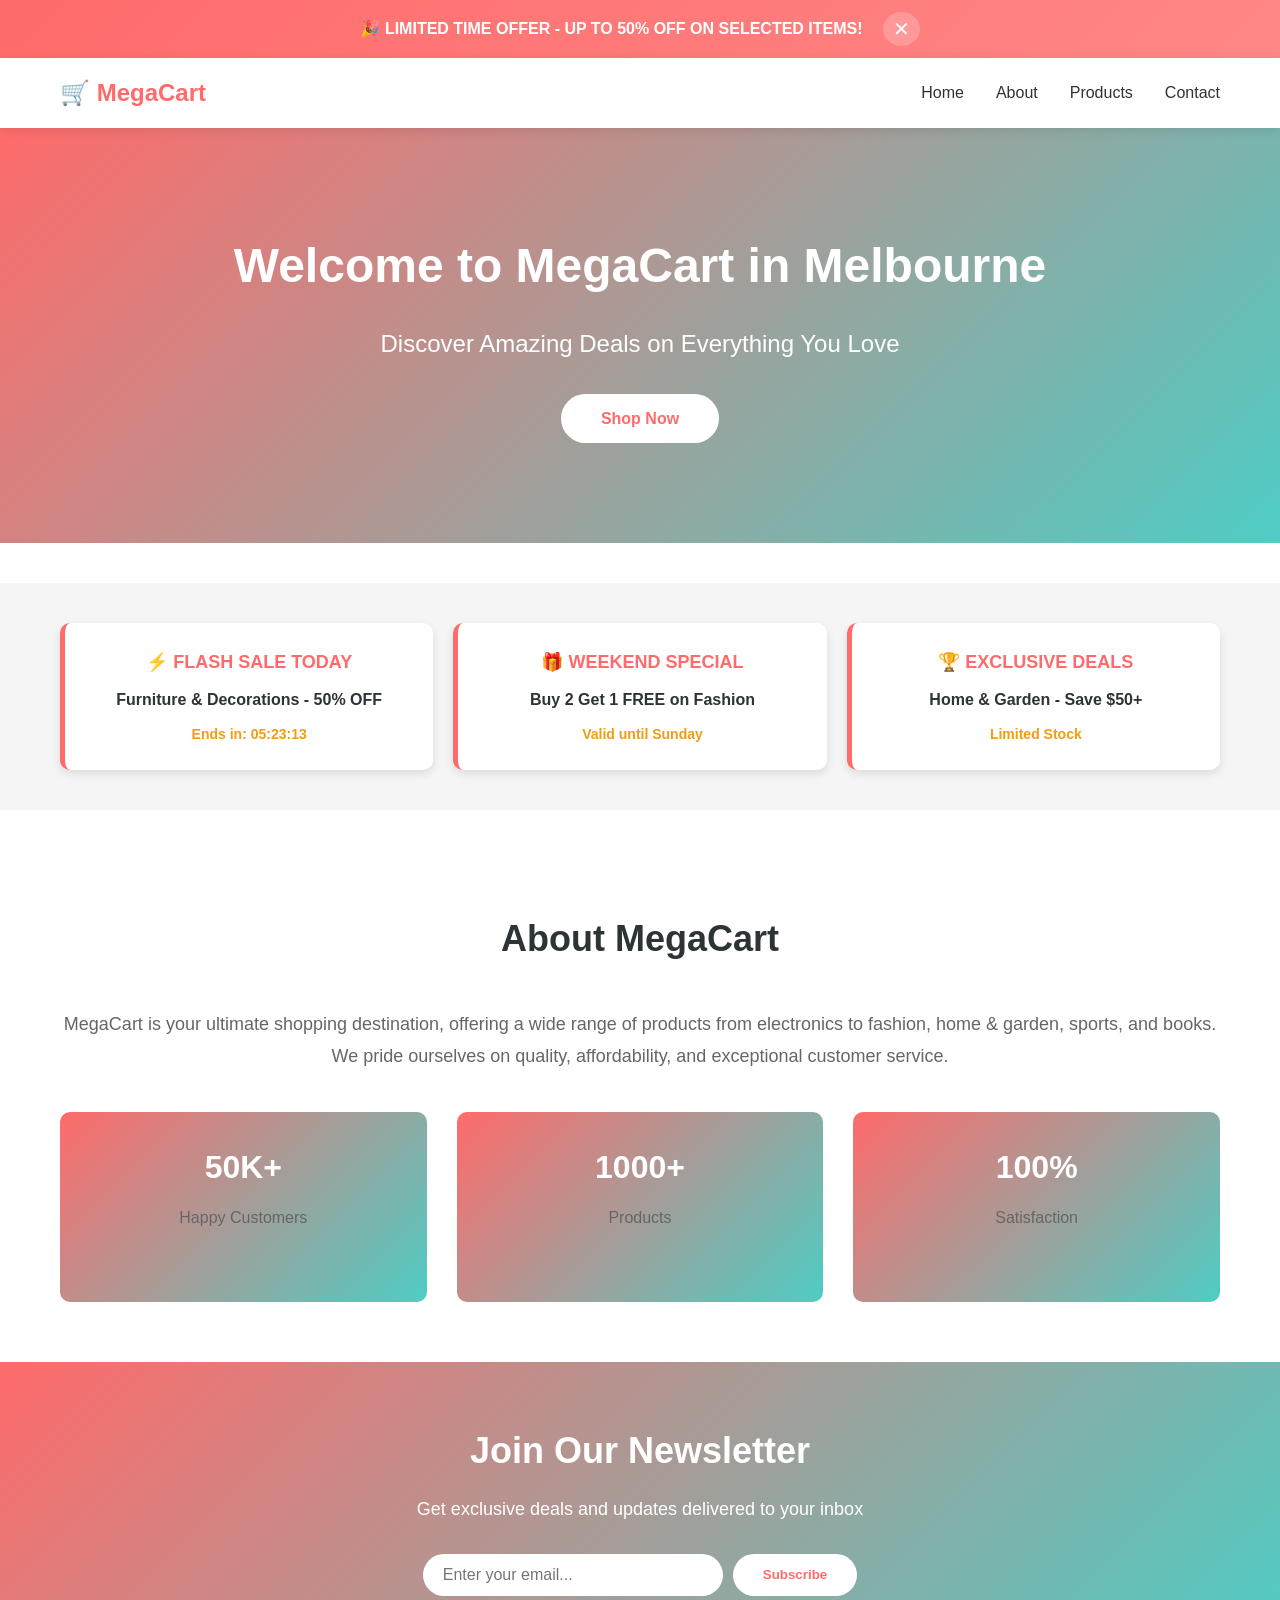
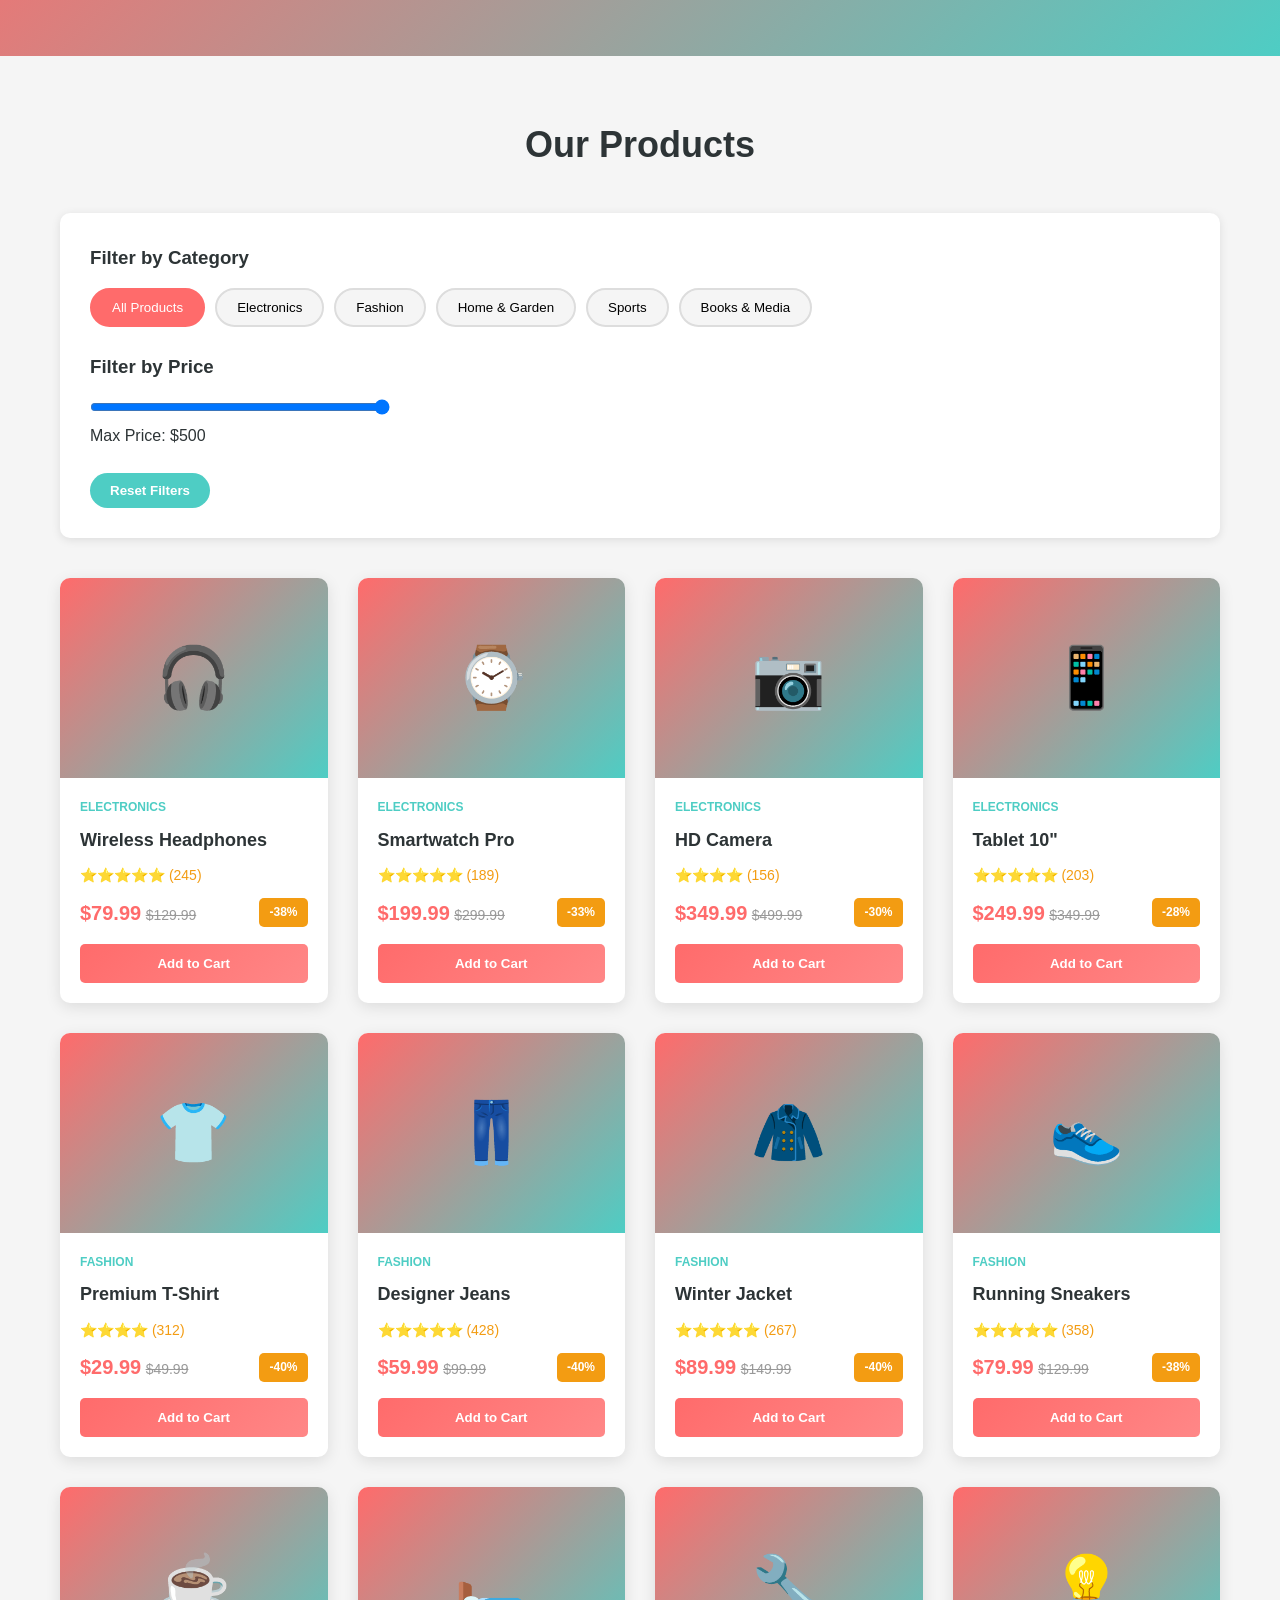
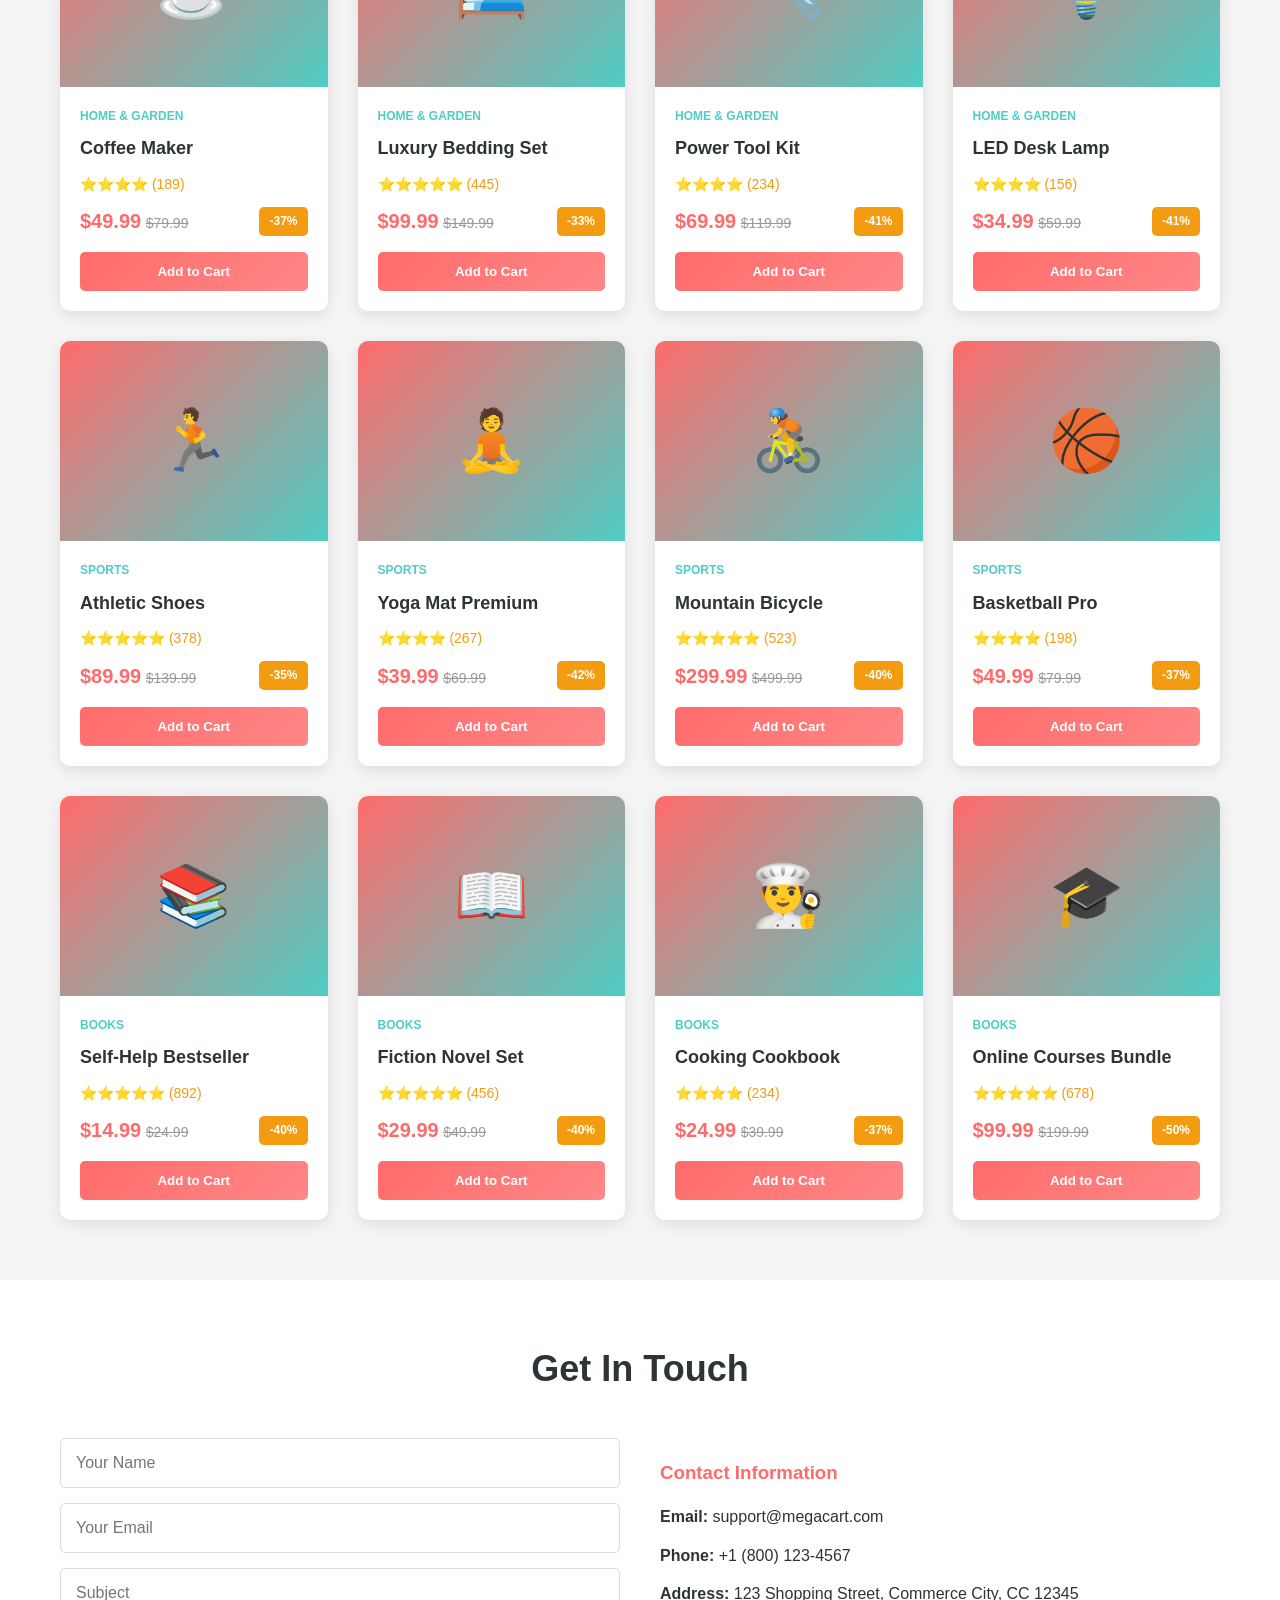
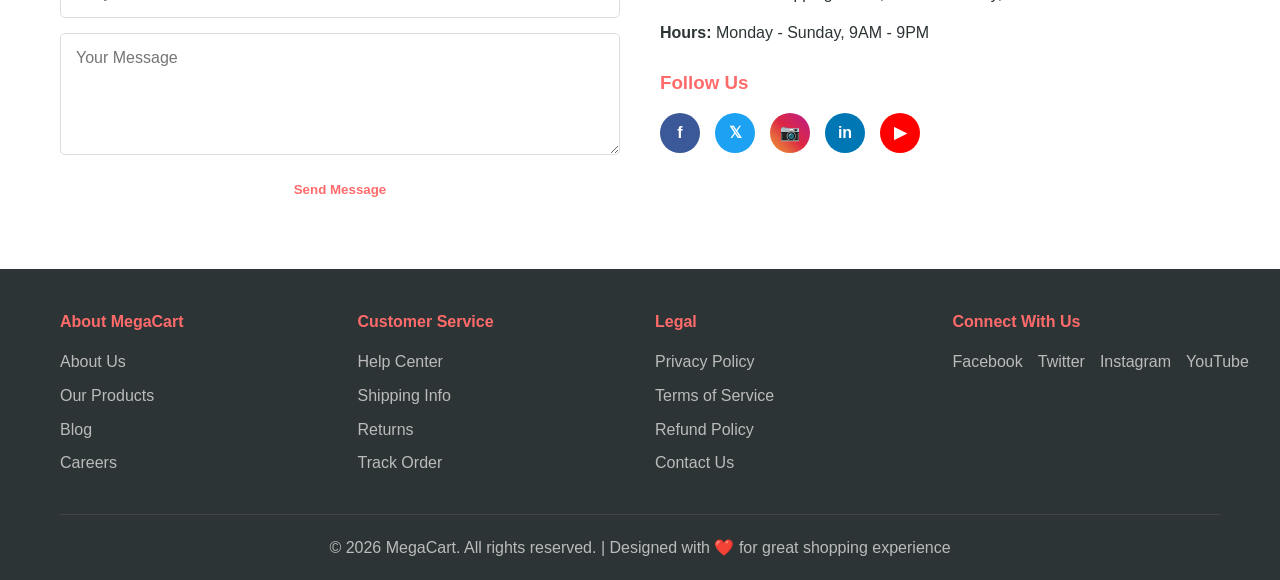
<file: index.html>
<!DOCTYPE html>
<html lang="en">
<head>
    <meta charset="UTF-8">
    <meta name="viewport" content="width=device-width, initial-scale=1.0">
    <title>MegaCart - Your One-Stop Shopping Destination</title>
    <link rel="stylesheet" href="styles.css">
</head>
<body>
    <!-- Promotional Banner -->
    <div class="promo-banner">
        <div class="promo-content">
            <span class="promo-text">🎉 LIMITED TIME OFFER - UP TO 50% OFF ON SELECTED ITEMS!</span>
            <button class="promo-close" onclick="closePromoBanner()">✕</button>
        </div>
    </div>

    <!-- Navigation Bar -->
    <nav class="navbar">
        <div class="container">
            <div class="nav-wrapper">
                <div class="logo">
                    <h1>🛒 MegaCart</h1>
                </div>
                <ul class="nav-menu" id="navMenu">
                    <li><a href="#home">Home</a></li>
                    <li><a href="#about">About</a></li>
                    <li><a href="#products">Products</a></li>
                    <li><a href="#contact">Contact</a></li>
                </ul>
                <div class="hamburger" id="hamburger">
                    <span></span>
                    <span></span>
                    <span></span>
                </div>
            </div>
        </div>
    </nav>

    <!-- Hero Section -->
    <section class="hero" id="home">
        <div class="hero-content">
            <h2>Welcome to MegaCart in Melbourne</h2>
            <p>Discover Amazing Deals on Everything You Love</p>
            <a href="#products" class="cta-button">Shop Now</a>
        </div>
    </section>

    <!-- Flash Sale Banner -->
    <section class="flash-sale">
        <div class="container">
            <div class="flash-sale-content">
                <div class="flash-sale-item">
                    <h3>⚡ FLASH SALE TODAY</h3>
                    <p>Furniture & Decorations - 50% OFF</p>
                    <span class="time-left">Ends in: 05:23:15</span>
                </div>
                <div class="flash-sale-item">
                    <h3>🎁 WEEKEND SPECIAL</h3>
                    <p>Buy 2 Get 1 FREE on Fashion</p>
                    <span class="time-left">Valid until Sunday</span>
                </div>
                <div class="flash-sale-item">
                    <h3>🏆 EXCLUSIVE DEALS</h3>
                    <p>Home & Garden - Save $50+</p>
                    <span class="time-left">Limited Stock</span>
                </div>
            </div>
        </div>
    </section>

    <!-- About Section -->
    <section class="about" id="about">
        <div class="container">
            <h2>About MegaCart</h2>
            <div class="about-content">
                <div class="about-text">
                    <p>MegaCart is your ultimate shopping destination, offering a wide range of products from electronics to fashion, home & garden, sports, and books. We pride ourselves on quality, affordability, and exceptional customer service.</p>
                    <div class="stats">
                        <div class="stat">
                            <h3>50K+</h3>
                            <p>Happy Customers</p>
                        </div>
                        <div class="stat">
                            <h3>1000+</h3>
                            <p>Products</p>
                        </div>
                        <div class="stat">
                            <h3>100%</h3>
                            <p>Satisfaction</p>
                        </div>
                    </div>
                </div>
            </div>
        </div>
    </section>

    <!-- Newsletter Signup -->
    <section class="newsletter">
        <div class="container">
            <h2>Join Our Newsletter</h2>
            <p>Get exclusive deals and updates delivered to your inbox</p>
            <form class="newsletter-form" onsubmit="handleNewsletter(event)">
                <input type="email" id="newsletterEmail" placeholder="Enter your email..." required>
                <button type="submit" class="btn-primary">Subscribe</button>
            </form>
            <div id="newsletterMessage" class="message"></div>
        </div>
    </section>

    <!-- Product Section -->
    <section class="products" id="products">
        <div class="container">
            <h2>Our Products</h2>
            
            <!-- Filtering Section -->
            <div class="filter-section">
                <div class="filter-group">
                    <h3>Filter by Category</h3>
                    <div class="category-filters">
                        <button class="filter-btn active" onclick="filterByCategory('All')">All Products</button>
                        <button class="filter-btn" onclick="filterByCategory('Electronics')">Electronics</button>
                        <button class="filter-btn" onclick="filterByCategory('Fashion')">Fashion</button>
                        <button class="filter-btn" onclick="filterByCategory('Home & Garden')">Home & Garden</button>
                        <button class="filter-btn" onclick="filterByCategory('Sports')">Sports</button>
                        <button class="filter-btn" onclick="filterByCategory('Books')">Books & Media</button>
                    </div>
                </div>

                <div class="filter-group">
                    <h3>Filter by Price</h3>
                    <input type="range" id="priceRange" min="0" max="500" value="500" oninput="filterByPrice(this.value)">
                    <p>Max Price: $<span id="priceValue">500</span></p>
                </div>

                <button class="btn-reset" onclick="resetFilters()">Reset Filters</button>
            </div>

            <!-- Product Grid -->
            <div class="product-grid" id="productGrid">
                <!-- Products will be dynamically loaded here -->
            </div>
        </div>
    </section>

    <!-- Contact Section -->
    <section class="contact" id="contact">
        <div class="container">
            <h2>Get In Touch</h2>
            <div class="contact-wrapper">
                <div class="contact-form">
                    <form onsubmit="handleContactForm(event)">
                        <input type="text" placeholder="Your Name" required>
                        <input type="email" placeholder="Your Email" required>
                        <input type="text" placeholder="Subject" required>
                        <textarea placeholder="Your Message" rows="5" required></textarea>
                        <button type="submit" class="btn-primary">Send Message</button>
                    </form>
                    <div id="contactMessage" class="message"></div>
                </div>
                <div class="contact-info">
                    <h3>Contact Information</h3>
                    <p><strong>Email:</strong> support@megacart.com</p>
                    <p><strong>Phone:</strong> +1 (800) 123-4567</p>
                    <p><strong>Address:</strong> 123 Shopping Street, Commerce City, CC 12345</p>
                    <p><strong>Hours:</strong> Monday - Sunday, 9AM - 9PM</p>
                    
                    <h3>Follow Us</h3>
                    <div class="social-links">
                        <a href="#" class="social-link facebook" title="Facebook">f</a>
                        <a href="#" class="social-link twitter" title="Twitter">𝕏</a>
                        <a href="#" class="social-link instagram" title="Instagram">📷</a>
                        <a href="#" class="social-link linkedin" title="LinkedIn">in</a>
                        <a href="#" class="social-link youtube" title="YouTube">▶</a>
                    </div>
                </div>
            </div>
        </div>
    </section>

    <!-- Footer -->
    <footer>
        <div class="container">
            <div class="footer-content">
                <div class="footer-section">
                    <h4>About MegaCart</h4>
                    <ul>
                        <li><a href="#about">About Us</a></li>
                        <li><a href="#products">Our Products</a></li>
                        <li><a href="#">Blog</a></li>
                        <li><a href="#">Careers</a></li>
                    </ul>
                </div>
                <div class="footer-section">
                    <h4>Customer Service</h4>
                    <ul>
                        <li><a href="#">Help Center</a></li>
                        <li><a href="#">Shipping Info</a></li>
                        <li><a href="#">Returns</a></li>
                        <li><a href="#">Track Order</a></li>
                    </ul>
                </div>
                <div class="footer-section">
                    <h4>Legal</h4>
                    <ul>
                        <li><a href="#">Privacy Policy</a></li>
                        <li><a href="#">Terms of Service</a></li>
                        <li><a href="#">Refund Policy</a></li>
                        <li><a href="#">Contact Us</a></li>
                    </ul>
                </div>
                <div class="footer-section">
                    <h4>Connect With Us</h4>
                    <div class="footer-social">
                        <a href="#">Facebook</a>
                        <a href="#">Twitter</a>
                        <a href="#">Instagram</a>
                        <a href="#">YouTube</a>
                    </div>
                </div>
            </div>
            <div class="footer-bottom">
                <p>&copy; 2026 MegaCart. All rights reserved. | Designed with ❤️ for great shopping experience</p>
            </div>
        </div>
    </footer>

    <script src="script.js"></script>
</body>
</html>
</file>
<file: styles.css>
* {
    margin: 0;
    padding: 0;
    box-sizing: border-box;
}

:root {
    --primary-color: #ff6b6b;
    --secondary-color: #4ecdc4;
    --dark-color: #2d3436;
    --light-color: #f5f5f5;
    --success-color: #27ae60;
    --warning-color: #f39c12;
}

body {
    font-family: 'Segoe UI', Tahoma, Geneva, Verdana, sans-serif;
    line-height: 1.6;
    color: var(--dark-color);
}

.container {
    max-width: 1200px;
    margin: 0 auto;
    padding: 0 20px;
}

/* ===== Promotional Banner ===== */
.promo-banner {
    background: linear-gradient(135deg, var(--primary-color), #ff8787);
    color: white;
    padding: 12px 0;
    text-align: center;
    position: relative;
    animation: slideDown 0.5s ease-out;
}

@keyframes slideDown {
    from {
        transform: translateY(-100%);
    }
    to {
        transform: translateY(0);
    }
}

.promo-content {
    display: flex;
    justify-content: center;
    align-items: center;
    gap: 20px;
}

.promo-text {
    font-weight: bold;
    font-size: 16px;
    animation: blink 2s infinite;
}

@keyframes blink {
    0%, 100% {
        opacity: 1;
    }
    50% {
        opacity: 0.7;
    }
}

.promo-close {
    background: rgba(255, 255, 255, 0.2);
    border: none;
    color: white;
    font-size: 20px;
    cursor: pointer;
    padding: 5px 10px;
    border-radius: 50%;
    transition: background 0.3s;
}

.promo-close:hover {
    background: rgba(255, 255, 255, 0.4);
}

/* ===== Navigation Bar ===== */
.navbar {
    background-color: white;
    box-shadow: 0 2px 10px rgba(0, 0, 0, 0.1);
    position: sticky;
    top: 0;
    z-index: 100;
}

.nav-wrapper {
    display: flex;
    justify-content: space-between;
    align-items: center;
    padding: 1rem 0;
}

.logo h1 {
    color: var(--primary-color);
    font-size: 24px;
}

.nav-menu {
    display: flex;
    list-style: none;
    gap: 2rem;
}

.nav-menu a {
    text-decoration: none;
    color: var(--dark-color);
    font-weight: 500;
    transition: color 0.3s;
}

.nav-menu a:hover {
    color: var(--primary-color);
}

.hamburger {
    display: none;
    flex-direction: column;
    cursor: pointer;
}

.hamburger span {
    width: 25px;
    height: 3px;
    background-color: var(--dark-color);
    margin: 5px 0;
    transition: 0.3s;
}

/* ===== Hero Section ===== */
.hero {
    background: linear-gradient(135deg, var(--primary-color), var(--secondary-color));
    color: white;
    padding: 100px 20px;
    text-align: center;
}

.hero-content h2 {
    font-size: 48px;
    margin-bottom: 20px;
    animation: fadeInDown 0.8s ease;
}

.hero-content p {
    font-size: 24px;
    margin-bottom: 30px;
    animation: fadeInUp 0.8s ease;
}

@keyframes fadeInDown {
    from {
        opacity: 0;
        transform: translateY(-20px);
    }
    to {
        opacity: 1;
        transform: translateY(0);
    }
}

@keyframes fadeInUp {
    from {
        opacity: 0;
        transform: translateY(20px);
    }
    to {
        opacity: 1;
        transform: translateY(0);
    }
}

.cta-button {
    display: inline-block;
    background-color: white;
    color: var(--primary-color);
    padding: 12px 40px;
    text-decoration: none;
    border-radius: 25px;
    font-weight: bold;
    transition: transform 0.3s, box-shadow 0.3s;
}

.cta-button:hover {
    transform: scale(1.05);
    box-shadow: 0 8px 20px rgba(0, 0, 0, 0.2);
}

/* ===== Flash Sale Section ===== */
.flash-sale {
    background-color: var(--light-color);
    padding: 40px 0;
    margin: 40px 0;
}

.flash-sale-content {
    display: grid;
    grid-template-columns: repeat(auto-fit, minmax(280px, 1fr));
    gap: 20px;
}

.flash-sale-item {
    background: white;
    padding: 25px;
    border-radius: 10px;
    text-align: center;
    border-left: 5px solid var(--primary-color);
    box-shadow: 0 4px 10px rgba(0, 0, 0, 0.1);
    transition: transform 0.3s, box-shadow 0.3s;
}

.flash-sale-item:hover {
    transform: translateY(-5px);
    box-shadow: 0 8px 20px rgba(0, 0, 0, 0.15);
}

.flash-sale-item h3 {
    color: var(--primary-color);
    margin-bottom: 10px;
    font-size: 18px;
}

.flash-sale-item p {
    color: var(--dark-color);
    font-weight: bold;
    margin-bottom: 10px;
    font-size: 16px;
}

.time-left {
    display: block;
    color: var(--warning-color);
    font-weight: bold;
    font-size: 14px;
}

/* ===== About Section ===== */
.about {
    padding: 60px 20px;
    background-color: white;
}

.about h2 {
    text-align: center;
    font-size: 36px;
    margin-bottom: 40px;
    color: var(--dark-color);
}

.about-content {
    text-align: center;
}

.about-text p {
    font-size: 18px;
    margin-bottom: 40px;
    line-height: 1.8;
    color: #666;
}

.stats {
    display: grid;
    grid-template-columns: repeat(auto-fit, minmax(200px, 1fr));
    gap: 30px;
}

.stat {
    background: linear-gradient(135deg, var(--primary-color), var(--secondary-color));
    color: white;
    padding: 30px;
    border-radius: 10px;
    transition: transform 0.3s;
}

.stat:hover {
    transform: scale(1.05);
}

.stat h3 {
    font-size: 32px;
    margin-bottom: 10px;
}

.stat p {
    font-size: 16px;
}

/* ===== Newsletter Section ===== */
.newsletter {
    background: linear-gradient(135deg, var(--primary-color), var(--secondary-color));
    color: white;
    padding: 60px 20px;
    text-align: center;
}

.newsletter h2 {
    font-size: 36px;
    margin-bottom: 15px;
}

.newsletter p {
    font-size: 18px;
    margin-bottom: 30px;
}

.newsletter-form {
    display: flex;
    justify-content: center;
    gap: 10px;
    flex-wrap: wrap;
}

.newsletter-form input {
    padding: 12px 20px;
    border: none;
    border-radius: 25px;
    width: 300px;
    font-size: 16px;
}

.btn-primary {
    background-color: white;
    color: var(--primary-color);
    padding: 12px 30px;
    border: none;
    border-radius: 25px;
    font-weight: bold;
    cursor: pointer;
    transition: transform 0.3s, box-shadow 0.3s;
}

.btn-primary:hover {
    transform: scale(1.05);
    box-shadow: 0 8px 20px rgba(0, 0, 0, 0.2);
}

/* ===== Products Section ===== */
.products {
    padding: 60px 20px;
    background-color: var(--light-color);
}

.products h2 {
    text-align: center;
    font-size: 36px;
    margin-bottom: 40px;
    color: var(--dark-color);
}

/* ===== Filter Section ===== */
.filter-section {
    background: white;
    padding: 30px;
    border-radius: 10px;
    margin-bottom: 40px;
    box-shadow: 0 2px 10px rgba(0, 0, 0, 0.1);
}

.filter-group {
    margin-bottom: 25px;
}

.filter-group h3 {
    margin-bottom: 15px;
    color: var(--dark-color);
}

.category-filters {
    display: flex;
    flex-wrap: wrap;
    gap: 10px;
}

.filter-btn {
    background-color: var(--light-color);
    border: 2px solid #ddd;
    padding: 10px 20px;
    border-radius: 20px;
    cursor: pointer;
    transition: all 0.3s;
    font-weight: 500;
}

.filter-btn:hover,
.filter-btn.active {
    background-color: var(--primary-color);
    color: white;
    border-color: var(--primary-color);
}

#priceRange {
    width: 100%;
    max-width: 300px;
    cursor: pointer;
}

.btn-reset {
    background-color: var(--secondary-color);
    color: white;
    border: none;
    padding: 10px 20px;
    border-radius: 20px;
    cursor: pointer;
    font-weight: bold;
    transition: background 0.3s;
}

.btn-reset:hover {
    background-color: #3db8ad;
}

/* ===== Product Grid ===== */
.product-grid {
    display: grid;
    grid-template-columns: repeat(auto-fill, minmax(250px, 1fr));
    gap: 30px;
}

.product-card {
    background: white;
    border-radius: 10px;
    overflow: hidden;
    box-shadow: 0 4px 15px rgba(0, 0, 0, 0.1);
    transition: transform 0.3s, box-shadow 0.3s;
    animation: fadeIn 0.6s ease;
}

@keyframes fadeIn {
    from {
        opacity: 0;
        transform: translateY(20px);
    }
    to {
        opacity: 1;
        transform: translateY(0);
    }
}

.product-card:hover {
    transform: translateY(-10px);
    box-shadow: 0 8px 25px rgba(0, 0, 0, 0.15);
}

.product-image {
    width: 100%;
    height: 200px;
    background: linear-gradient(135deg, var(--primary-color), var(--secondary-color));
    display: flex;
    align-items: center;
    justify-content: center;
    font-size: 60px;
    color: white;
}

.product-info {
    padding: 20px;
}

.product-category {
    color: var(--secondary-color);
    font-size: 12px;
    font-weight: bold;
    text-transform: uppercase;
    margin-bottom: 8px;
}

.product-name {
    font-size: 18px;
    font-weight: bold;
    margin-bottom: 10px;
    color: var(--dark-color);
}

.product-rating {
    color: var(--warning-color);
    margin-bottom: 10px;
    font-size: 14px;
}

.product-price {
    display: flex;
    justify-content: space-between;
    align-items: center;
    margin-bottom: 15px;
}

.price {
    font-size: 20px;
    font-weight: bold;
    color: var(--primary-color);
}

.original-price {
    text-decoration: line-through;
    color: #999;
    font-size: 14px;
}

.discount {
    background-color: var(--warning-color);
    color: white;
    padding: 5px 10px;
    border-radius: 5px;
    font-size: 12px;
    font-weight: bold;
}

.product-description {
    font-size: 14px;
    color: #666;
    margin-bottom: 15px;
}

.add-to-cart {
    width: 100%;
    background: linear-gradient(135deg, var(--primary-color), #ff8787);
    color: white;
    border: none;
    padding: 12px;
    border-radius: 5px;
    cursor: pointer;
    font-weight: bold;
    transition: opacity 0.3s;
}

.add-to-cart:hover {
    opacity: 0.9;
}

/* ===== Contact Section ===== */
.contact {
    padding: 60px 20px;
    background-color: white;
}

.contact h2 {
    text-align: center;
    font-size: 36px;
    margin-bottom: 40px;
    color: var(--dark-color);
}

.contact-wrapper {
    display: grid;
    grid-template-columns: 1fr 1fr;
    gap: 40px;
}

.contact-form form {
    display: flex;
    flex-direction: column;
    gap: 15px;
}

.contact-form input,
.contact-form textarea {
    padding: 15px;
    border: 1px solid #ddd;
    border-radius: 5px;
    font-family: inherit;
    font-size: 16px;
    transition: border-color 0.3s;
}

.contact-form input:focus,
.contact-form textarea:focus {
    outline: none;
    border-color: var(--primary-color);
}

.contact-info h3 {
    color: var(--primary-color);
    margin-top: 20px;
    margin-bottom: 15px;
}

.contact-info p {
    margin-bottom: 10px;
    line-height: 1.8;
}

.social-links {
    display: flex;
    gap: 15px;
    margin-top: 15px;
}

.social-link {
    width: 40px;
    height: 40px;
    display: flex;
    align-items: center;
    justify-content: center;
    border-radius: 50%;
    text-decoration: none;
    font-weight: bold;
    color: white;
    transition: transform 0.3s;
}

.social-link:hover {
    transform: scale(1.2);
}

.social-link.facebook {
    background-color: #3b5998;
}

.social-link.twitter {
    background-color: #1da1f2;
}

.social-link.instagram {
    background: linear-gradient(45deg, #f09433, #e6683c, #dc2743, #cc2366, #bc1888);
}

.social-link.linkedin {
    background-color: #0077b5;
}

.social-link.youtube {
    background-color: #ff0000;
}

.message {
    margin-top: 15px;
    padding: 15px;
    border-radius: 5px;
    display: none;
    text-align: center;
    font-weight: bold;
}

.message.success {
    background-color: #d4edda;
    color: #155724;
    border: 1px solid #c3e6cb;
    display: block;
}

.message.error {
    background-color: #f8d7da;
    color: #721c24;
    border: 1px solid #f5c6cb;
    display: block;
}

/* ===== Footer ===== */
footer {
    background-color: var(--dark-color);
    color: white;
    padding: 40px 20px 20px;
}

.footer-content {
    display: grid;
    grid-template-columns: repeat(auto-fit, minmax(250px, 1fr));
    gap: 30px;
    margin-bottom: 30px;
}

.footer-section h4 {
    margin-bottom: 15px;
    color: var(--primary-color);
}

.footer-section ul {
    list-style: none;
}

.footer-section ul li {
    margin-bottom: 8px;
}

.footer-section a {
    color: #bbb;
    text-decoration: none;
    transition: color 0.3s;
}

.footer-section a:hover {
    color: var(--primary-color);
}

.footer-social {
    display: flex;
    gap: 15px;
}

.footer-bottom {
    text-align: center;
    border-top: 1px solid #444;
    padding-top: 20px;
    color: #bbb;
}

/* ===== Responsive Design ===== */
@media (max-width: 768px) {
    .nav-menu {
        display: none;
        position: absolute;
        top: 70px;
        left: 0;
        right: 0;
        background-color: white;
        flex-direction: column;
        gap: 0;
        padding: 20px;
        box-shadow: 0 4px 10px rgba(0, 0, 0, 0.1);
    }

    .nav-menu.active {
        display: flex;
    }

    .hamburger {
        display: flex;
    }

    .hero-content h2 {
        font-size: 32px;
    }

    .hero-content p {
        font-size: 18px;
    }

    .contact-wrapper {
        grid-template-columns: 1fr;
    }

    .newsletter-form {
        flex-direction: column;
    }

    .newsletter-form input {
        width: 100%;
    }

    .product-grid {
        grid-template-columns: repeat(auto-fill, minmax(200px, 1fr));
    }

    .flash-sale-content {
        grid-template-columns: 1fr;
    }

    .promo-text {
        font-size: 14px;
    }
}

@media (max-width: 480px) {
    .logo h1 {
        font-size: 18px;
    }

    .hero-content h2 {
        font-size: 24px;
    }

    .hero-content p {
        font-size: 16px;
    }

    .about h2,
    .products h2,
    .contact h2 {
        font-size: 28px;
    }

    .stats {
        grid-template-columns: 1fr;
    }

    .product-grid {
        grid-template-columns: 1fr;
    }

    .contact-info,
    .contact-form {
        margin-bottom: 20px;
    }

    .promo-content {
        flex-direction: column;
        gap: 10px;
    }
}
</file>
